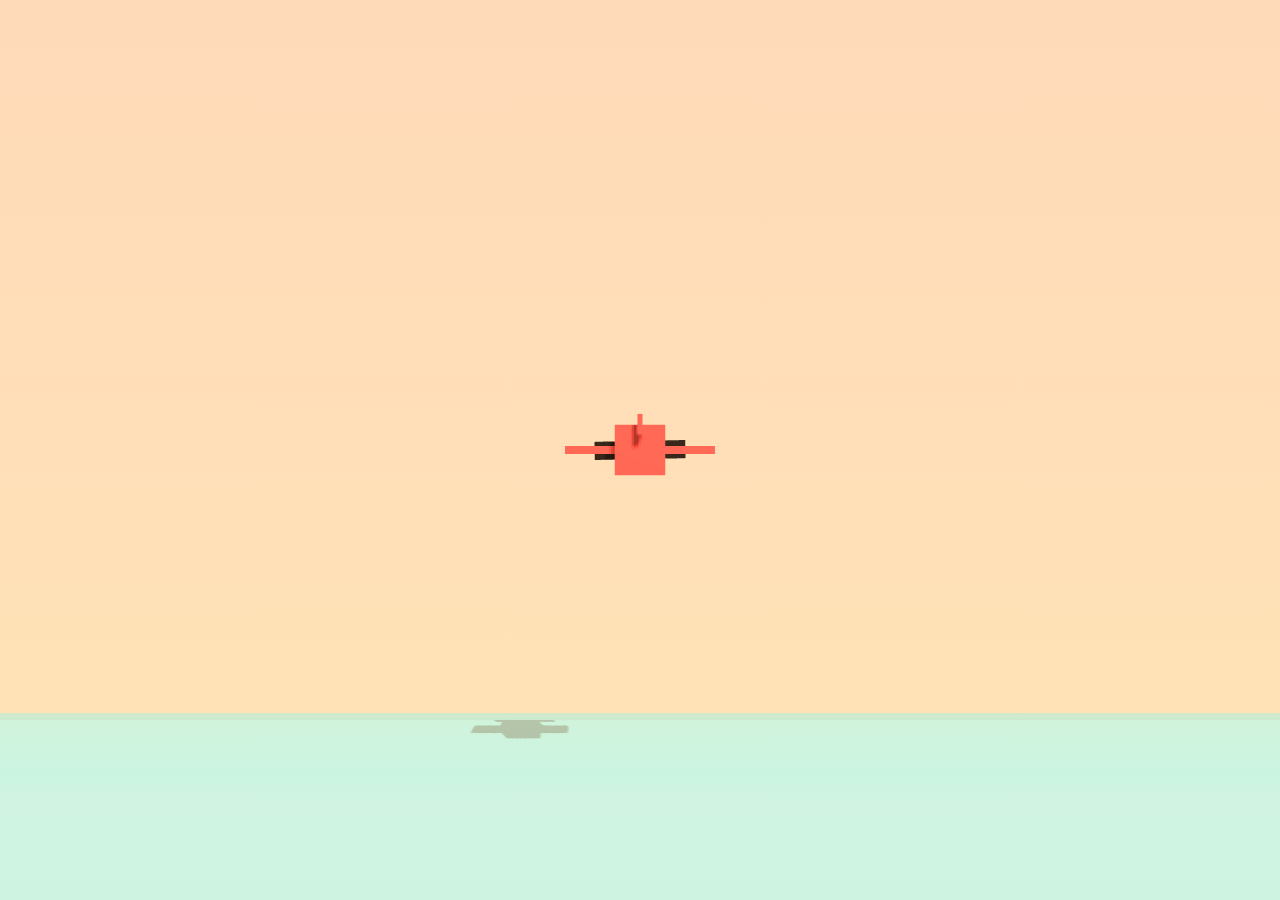
<file: airplane/index.html>
<!DOCTYPE html>
<html>
<head>
	<link href="style.css" rel="stylesheet">
	<script type="text/javascript" src="js/lib/three.min.js"></script>
	<script type="text/javascript" src="js/lib/OrbitControls.js"></script>
	<script type="text/javascript" src="js/3D.js"></script>
	<title>Canvas 3D</title>
</head>
<body>
	<div id="world"></div>
</body>
</html>
</file>
<file: airplane/style.css>
html, body {
	margin: 0;
	padding: 0;
	overflow: hidden;
}

#world {
	position: absolute;
	width: 100%;
	height: 100%;
	overflow: hidden;
	background: linear-gradient(#FFDAB9, #FFE4B5);
}
</file>
